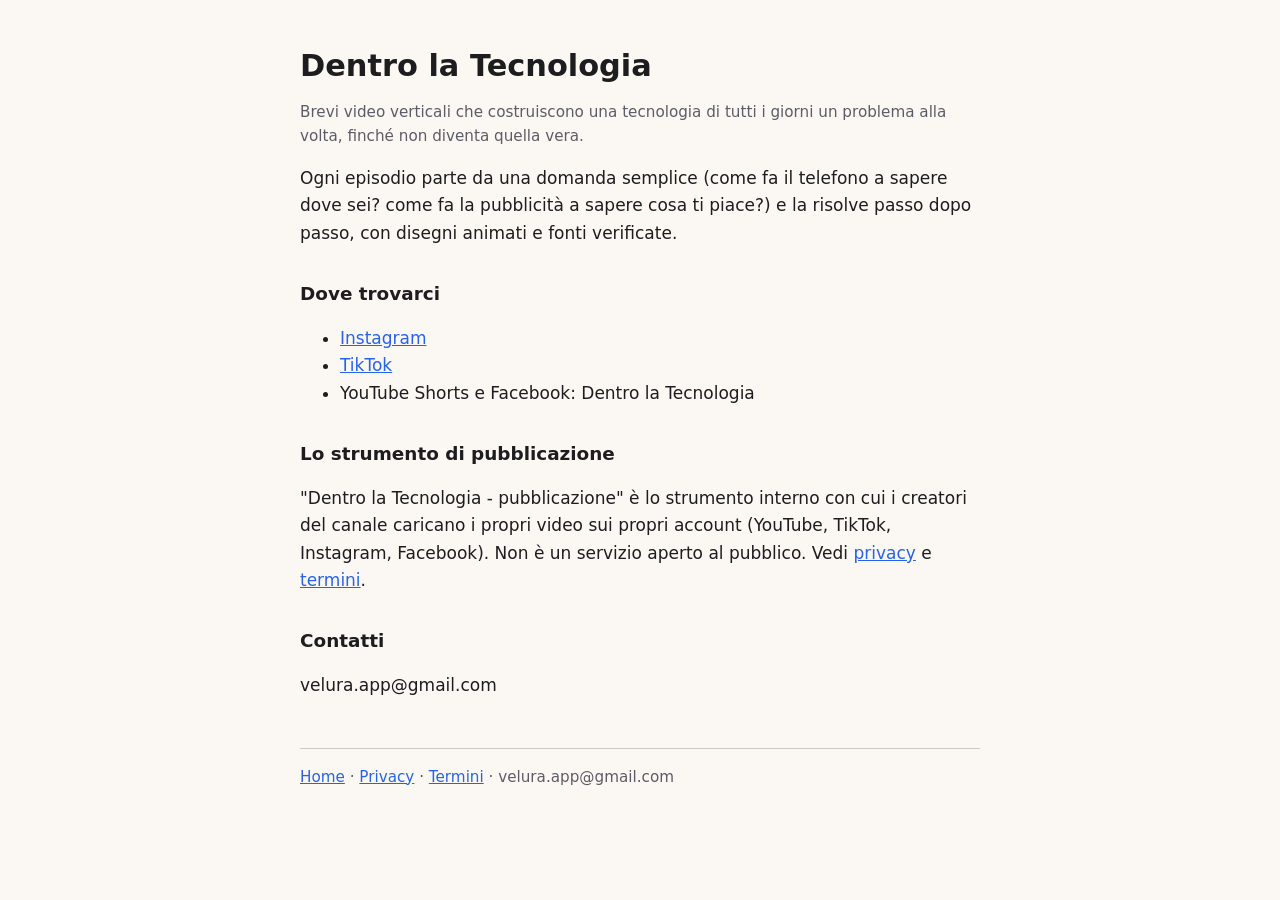
<file: index.html>
<!doctype html>
<html lang="it"><head><meta charset="utf-8"><meta name="viewport" content="width=device-width, initial-scale=1">
<title>Dentro la Tecnologia</title><link rel="stylesheet" href="style.css"></head>
<body><main>
<h1>Dentro la Tecnologia</h1>
<p class="muted">Brevi video verticali che costruiscono una tecnologia di tutti i giorni un problema alla volta, finché non diventa quella vera.</p>
<p>Ogni episodio parte da una domanda semplice (come fa il telefono a sapere dove sei? come fa la pubblicità a sapere cosa ti piace?) e la risolve passo dopo passo, con disegni animati e fonti verificate.</p>
<h2>Dove trovarci</h2>
<ul>
<li><a href="https://www.instagram.com/dentro.la.tecnologia/">Instagram</a></li>
<li><a href="https://www.tiktok.com/@dentro.la.tecnologia">TikTok</a></li>
<li>YouTube Shorts e Facebook: Dentro la Tecnologia</li>
</ul>
<h2>Lo strumento di pubblicazione</h2>
<p>"Dentro la Tecnologia - pubblicazione" è lo strumento interno con cui i creatori del canale caricano i propri video sui propri account (YouTube, TikTok, Instagram, Facebook). Non è un servizio aperto al pubblico. Vedi <a href="privacy.html">privacy</a> e <a href="termini.html">termini</a>.</p>
<h2>Contatti</h2>
<p>velura.app@gmail.com</p>
<footer><a href="./">Home</a> · <a href="privacy.html">Privacy</a> · <a href="termini.html">Termini</a> · velura.app@gmail.com</footer>
</main></body></html>
</file>
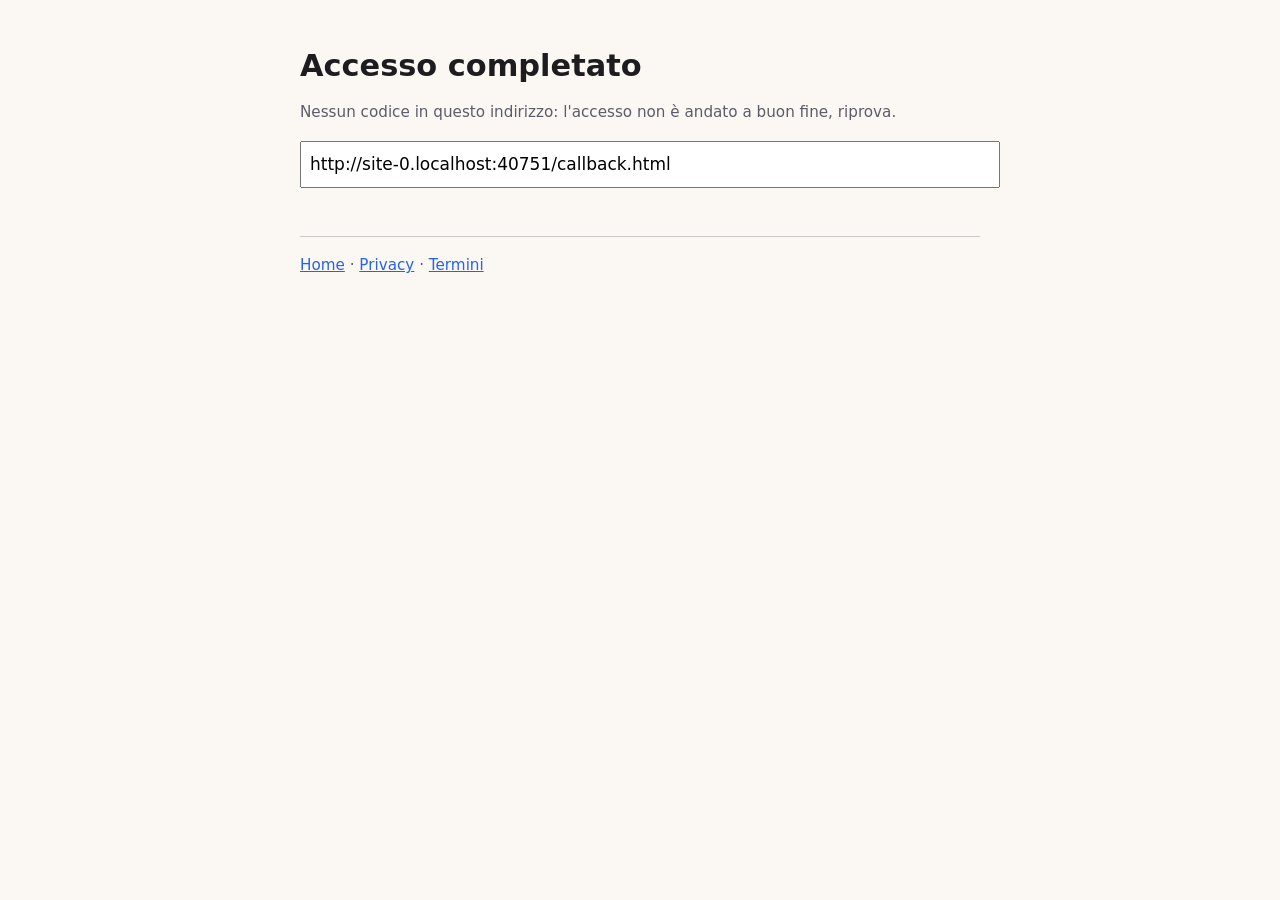
<file: callback.html>
<!doctype html>
<html lang="it"><head><meta charset="utf-8"><meta name="viewport" content="width=device-width, initial-scale=1">
<meta name="referrer" content="no-referrer">
<title>Accesso · Dentro la Tecnologia</title><link rel="stylesheet" href="style.css"></head>
<body><main>
<h1>Accesso completato</h1>
<p id="msg" class="muted">Copia tutto l'indirizzo di questa pagina e incollalo dove te lo chiede <code>publish_auth.py</code>.</p>
<p><input id="url" readonly style="width:100%;font:inherit;padding:8px" aria-label="Indirizzo da copiare"></p>
<script>
  var u = document.getElementById("url");
  u.value = location.href;
  if (!new URLSearchParams(location.search).get("code")) {
    document.getElementById("msg").textContent = "Nessun codice in questo indirizzo: l'accesso non è andato a buon fine, riprova.";
  }
  u.addEventListener("focus", function () { u.select(); });
</script>
<footer><a href="./">Home</a> · <a href="privacy.html">Privacy</a> · <a href="termini.html">Termini</a></footer>
</main></body></html>
</file>
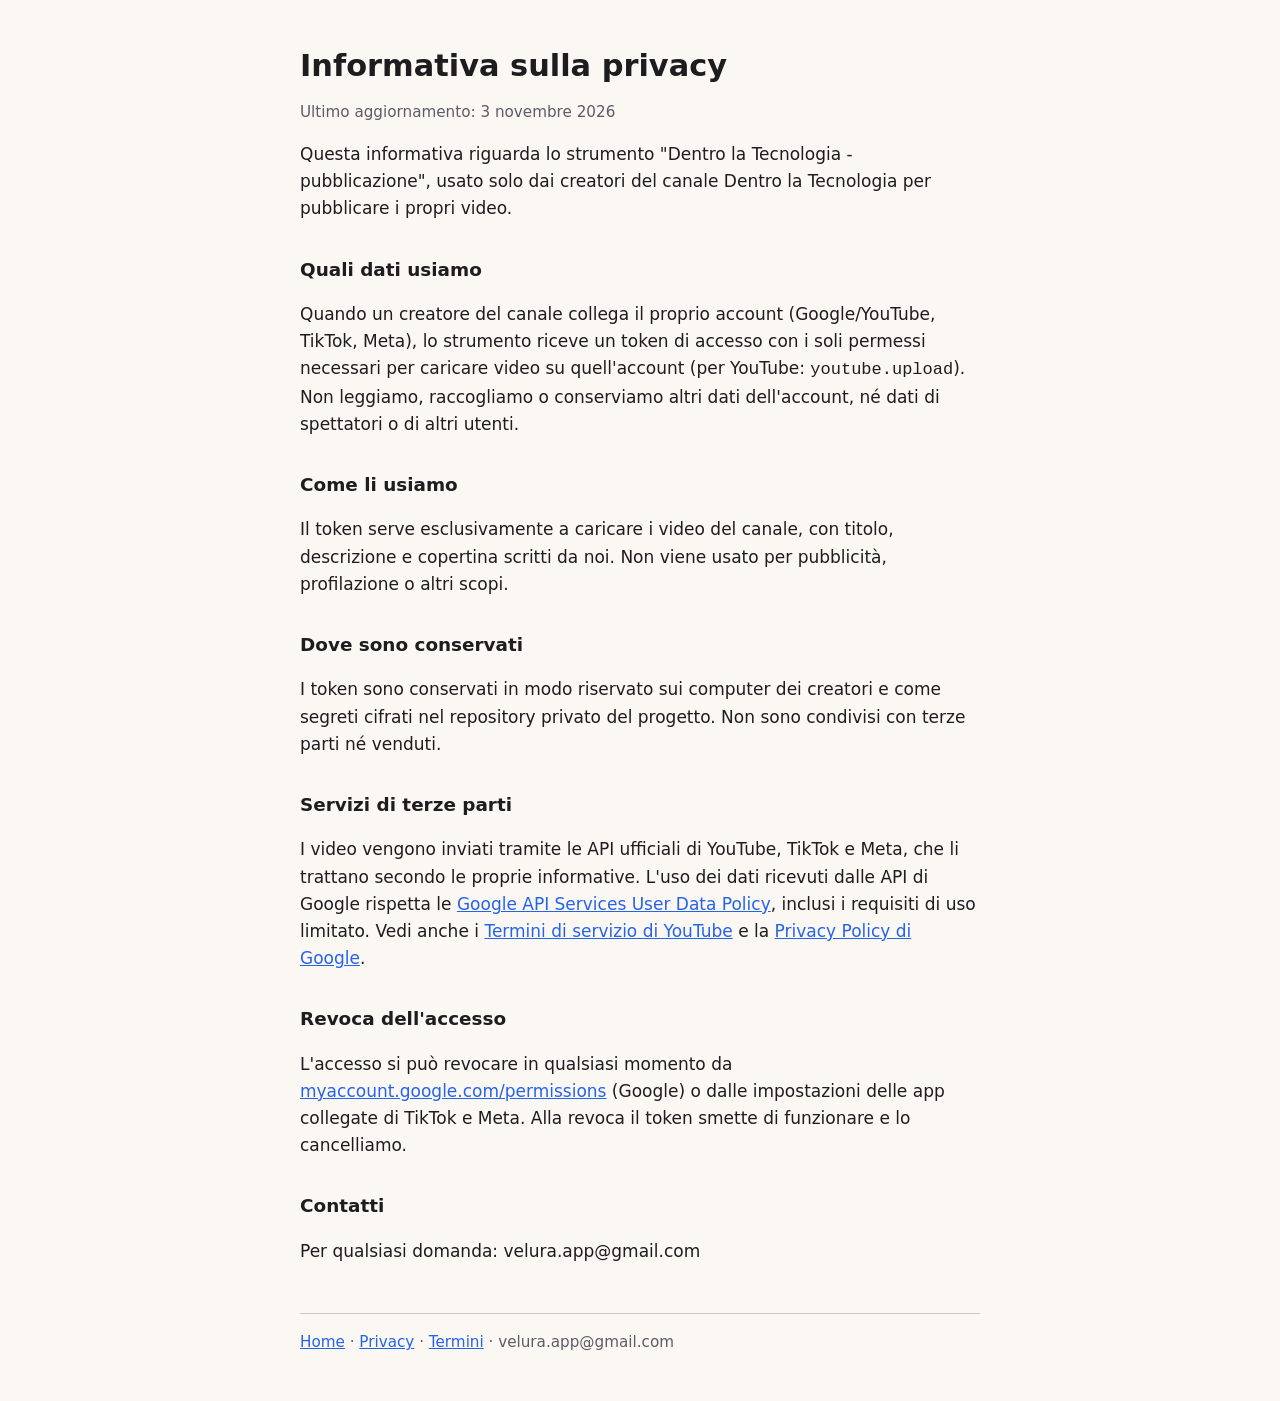
<file: privacy.html>
<!doctype html>
<html lang="it"><head><meta charset="utf-8"><meta name="viewport" content="width=device-width, initial-scale=1">
<title>Privacy · Dentro la Tecnologia</title><link rel="stylesheet" href="style.css"></head>
<body><main>
<h1>Informativa sulla privacy</h1>
<p class="muted">Ultimo aggiornamento: 3 novembre 2026</p>
<p>Questa informativa riguarda lo strumento "Dentro la Tecnologia - pubblicazione", usato solo dai creatori del canale Dentro la Tecnologia per pubblicare i propri video.</p>
<h2>Quali dati usiamo</h2>
<p>Quando un creatore del canale collega il proprio account (Google/YouTube, TikTok, Meta), lo strumento riceve un token di accesso con i soli permessi necessari per caricare video su quell'account (per YouTube: <code>youtube.upload</code>). Non leggiamo, raccogliamo o conserviamo altri dati dell'account, né dati di spettatori o di altri utenti.</p>
<h2>Come li usiamo</h2>
<p>Il token serve esclusivamente a caricare i video del canale, con titolo, descrizione e copertina scritti da noi. Non viene usato per pubblicità, profilazione o altri scopi.</p>
<h2>Dove sono conservati</h2>
<p>I token sono conservati in modo riservato sui computer dei creatori e come segreti cifrati nel repository privato del progetto. Non sono condivisi con terze parti né venduti.</p>
<h2>Servizi di terze parti</h2>
<p>I video vengono inviati tramite le API ufficiali di YouTube, TikTok e Meta, che li trattano secondo le proprie informative. L'uso dei dati ricevuti dalle API di Google rispetta le <a href="https://developers.google.com/terms/api-services-user-data-policy">Google API Services User Data Policy</a>, inclusi i requisiti di uso limitato. Vedi anche i <a href="https://www.youtube.com/t/terms">Termini di servizio di YouTube</a> e la <a href="https://policies.google.com/privacy">Privacy Policy di Google</a>.</p>
<h2>Revoca dell'accesso</h2>
<p>L'accesso si può revocare in qualsiasi momento da <a href="https://myaccount.google.com/permissions">myaccount.google.com/permissions</a> (Google) o dalle impostazioni delle app collegate di TikTok e Meta. Alla revoca il token smette di funzionare e lo cancelliamo.</p>
<h2>Contatti</h2>
<p>Per qualsiasi domanda: velura.app@gmail.com</p>
<footer><a href="./">Home</a> · <a href="privacy.html">Privacy</a> · <a href="termini.html">Termini</a> · velura.app@gmail.com</footer>
</main></body></html>
</file>
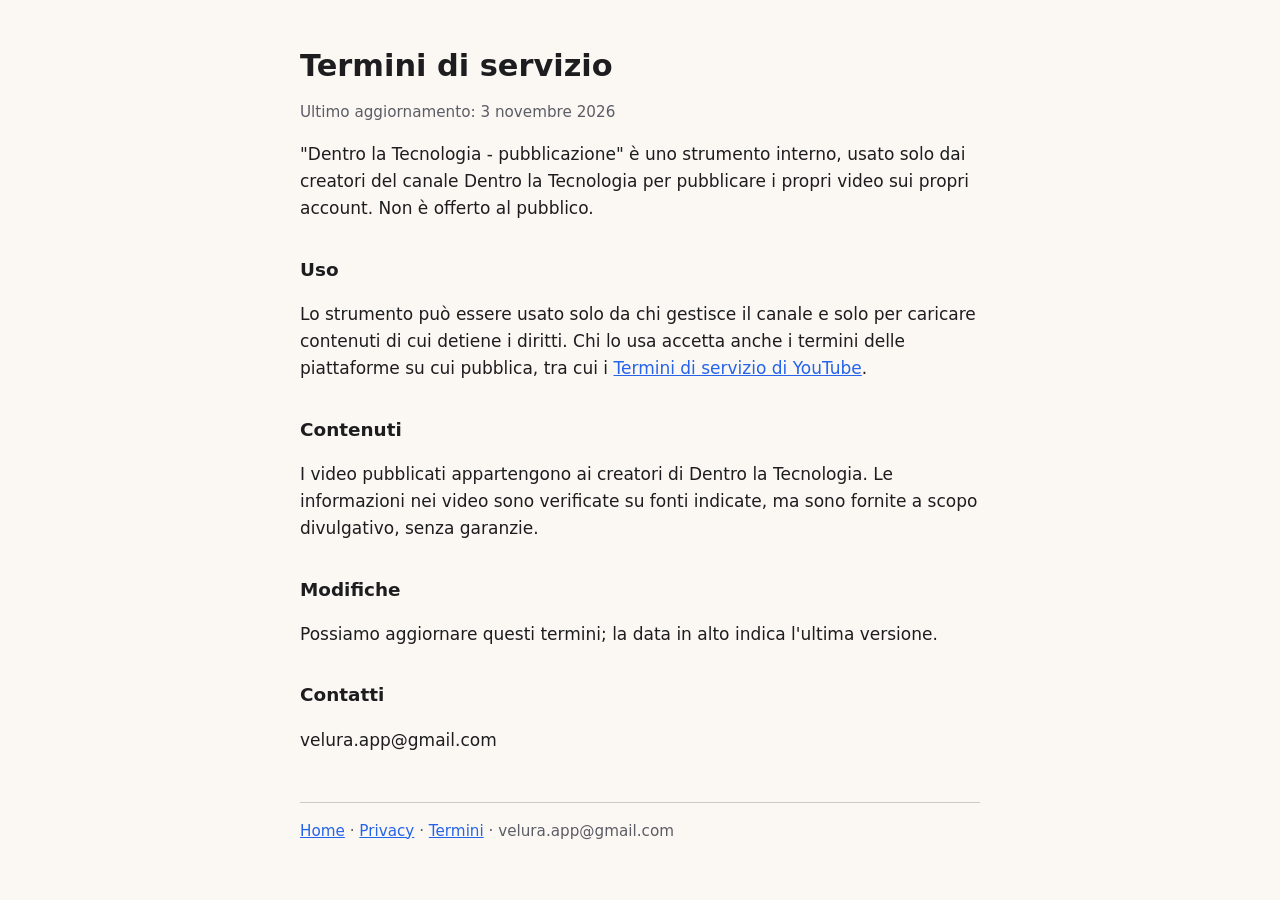
<file: termini.html>
<!doctype html>
<html lang="it"><head><meta charset="utf-8"><meta name="viewport" content="width=device-width, initial-scale=1">
<title>Termini · Dentro la Tecnologia</title><link rel="stylesheet" href="style.css"></head>
<body><main>
<h1>Termini di servizio</h1>
<p class="muted">Ultimo aggiornamento: 3 novembre 2026</p>
<p>"Dentro la Tecnologia - pubblicazione" è uno strumento interno, usato solo dai creatori del canale Dentro la Tecnologia per pubblicare i propri video sui propri account. Non è offerto al pubblico.</p>
<h2>Uso</h2>
<p>Lo strumento può essere usato solo da chi gestisce il canale e solo per caricare contenuti di cui detiene i diritti. Chi lo usa accetta anche i termini delle piattaforme su cui pubblica, tra cui i <a href="https://www.youtube.com/t/terms">Termini di servizio di YouTube</a>.</p>
<h2>Contenuti</h2>
<p>I video pubblicati appartengono ai creatori di Dentro la Tecnologia. Le informazioni nei video sono verificate su fonti indicate, ma sono fornite a scopo divulgativo, senza garanzie.</p>
<h2>Modifiche</h2>
<p>Possiamo aggiornare questi termini; la data in alto indica l'ultima versione.</p>
<h2>Contatti</h2>
<p>velura.app@gmail.com</p>
<footer><a href="./">Home</a> · <a href="privacy.html">Privacy</a> · <a href="termini.html">Termini</a> · velura.app@gmail.com</footer>
</main></body></html>
</file>
<file: style.css>
:root { --bg: #fbf8f3; --fg: #1d1d1f; --muted: #5c5c66; --accent: #2563eb; }
@media (prefers-color-scheme: dark) { :root { --bg: #15161a; --fg: #f2f2f4; --muted: #a3a3ad; --accent: #7aa7ff; } }
body { margin: 0; background: var(--bg); color: var(--fg); font: 17px/1.6 system-ui, -apple-system, "Segoe UI", sans-serif; }
main { max-width: 680px; margin: 0 auto; padding: 48px 16px; }
h1 { font-size: 1.9rem; line-height: 1.2; margin: 0 0 8px; }
h2 { font-size: 1.15rem; margin: 32px 0 4px; }
p, li { color: var(--fg); }
.muted, footer { color: var(--muted); font-size: .95rem; }
a { color: var(--accent); }
footer { margin-top: 48px; border-top: 1px solid color-mix(in srgb, var(--muted) 30%, transparent); padding-top: 16px; }
</file>
